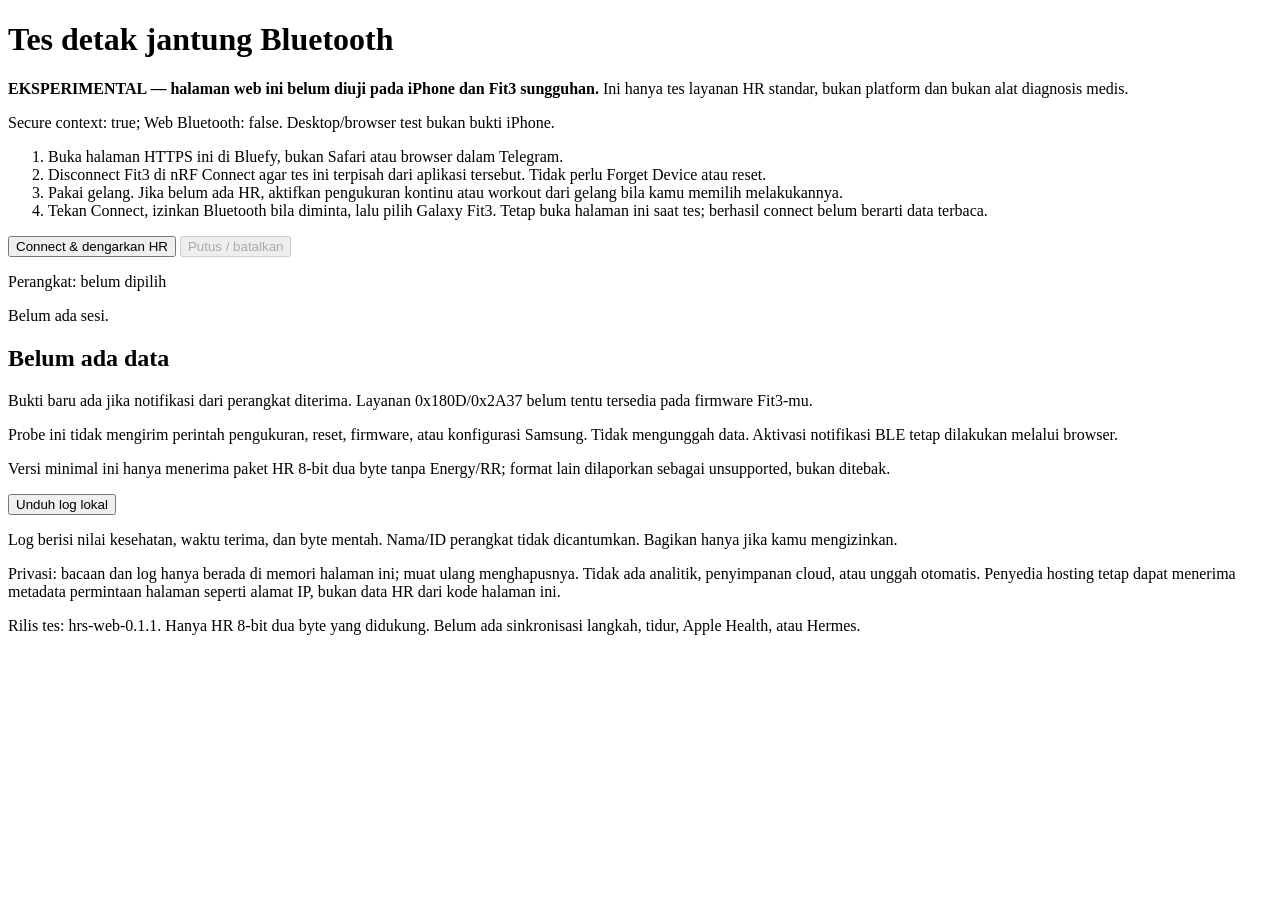
<file: index.html>
<!doctype html>
<html lang="id"><head><meta charset="utf-8"><meta name="viewport" content="width=device-width,initial-scale=1">
<meta name="referrer" content="no-referrer">
<meta http-equiv="Content-Security-Policy" content="default-src 'none'; script-src 'self'; style-src 'self'; connect-src 'none'; img-src 'none'; base-uri 'none'; form-action 'none'">
<title>Fit3 — tes HR standar</title></head><body>
<h1>Tes detak jantung Bluetooth</h1>
<p><strong>EKSPERIMENTAL — halaman web ini belum diuji pada iPhone dan Fit3 sungguhan.</strong> Ini hanya tes layanan HR standar, bukan platform dan bukan alat diagnosis medis.</p>
<p id="environment">Memeriksa browser…</p>
<ol><li>Buka halaman HTTPS ini di Bluefy, bukan Safari atau browser dalam Telegram.</li><li>Disconnect Fit3 di nRF Connect agar tes ini terpisah dari aplikasi tersebut. Tidak perlu Forget Device atau reset.</li><li>Pakai gelang. Jika belum ada HR, aktifkan pengukuran kontinu atau workout dari gelang bila kamu memilih melakukannya.</li><li>Tekan Connect, izinkan Bluetooth bila diminta, lalu pilih Galaxy Fit3. Tetap buka halaman ini saat tes; berhasil connect belum berarti data terbaca.</li></ol>
<button id="connect">Connect & dengarkan HR</button> <button id="disconnect" disabled>Putus / batalkan</button>
<p id="device">Perangkat: belum dipilih</p><p id="status">Belum ada sesi.</p>
<h2 id="reading">Belum ada data</h2><p id="details">Bukti baru ada jika notifikasi dari perangkat diterima. Layanan 0x180D/0x2A37 belum tentu tersedia pada firmware Fit3-mu.</p>
<p>Probe ini tidak mengirim perintah pengukuran, reset, firmware, atau konfigurasi Samsung. Tidak mengunggah data. Aktivasi notifikasi BLE tetap dilakukan melalui browser.</p>
<p>Versi minimal ini hanya menerima paket HR 8-bit dua byte tanpa Energy/RR; format lain dilaporkan sebagai unsupported, bukan ditebak.</p>
<button id="export">Unduh log lokal</button><p>Log berisi nilai kesehatan, waktu terima, dan byte mentah. Nama/ID perangkat tidak dicantumkan. Bagikan hanya jika kamu mengizinkan.</p>
<pre id="log"></pre>
<p>Privasi: bacaan dan log hanya berada di memori halaman ini; muat ulang menghapusnya. Tidak ada analitik, penyimpanan cloud, atau unggah otomatis. Penyedia hosting tetap dapat menerima metadata permintaan halaman seperti alamat IP, bukan data HR dari kode halaman ini.</p>
<p>Rilis tes: hrs-web-0.1.1. Hanya HR 8-bit dua byte yang didukung. Belum ada sinkronisasi langkah, tidur, Apple Health, atau Hermes.</p>
<script type="module" src="./ui.mjs"></script></body></html>
</file>
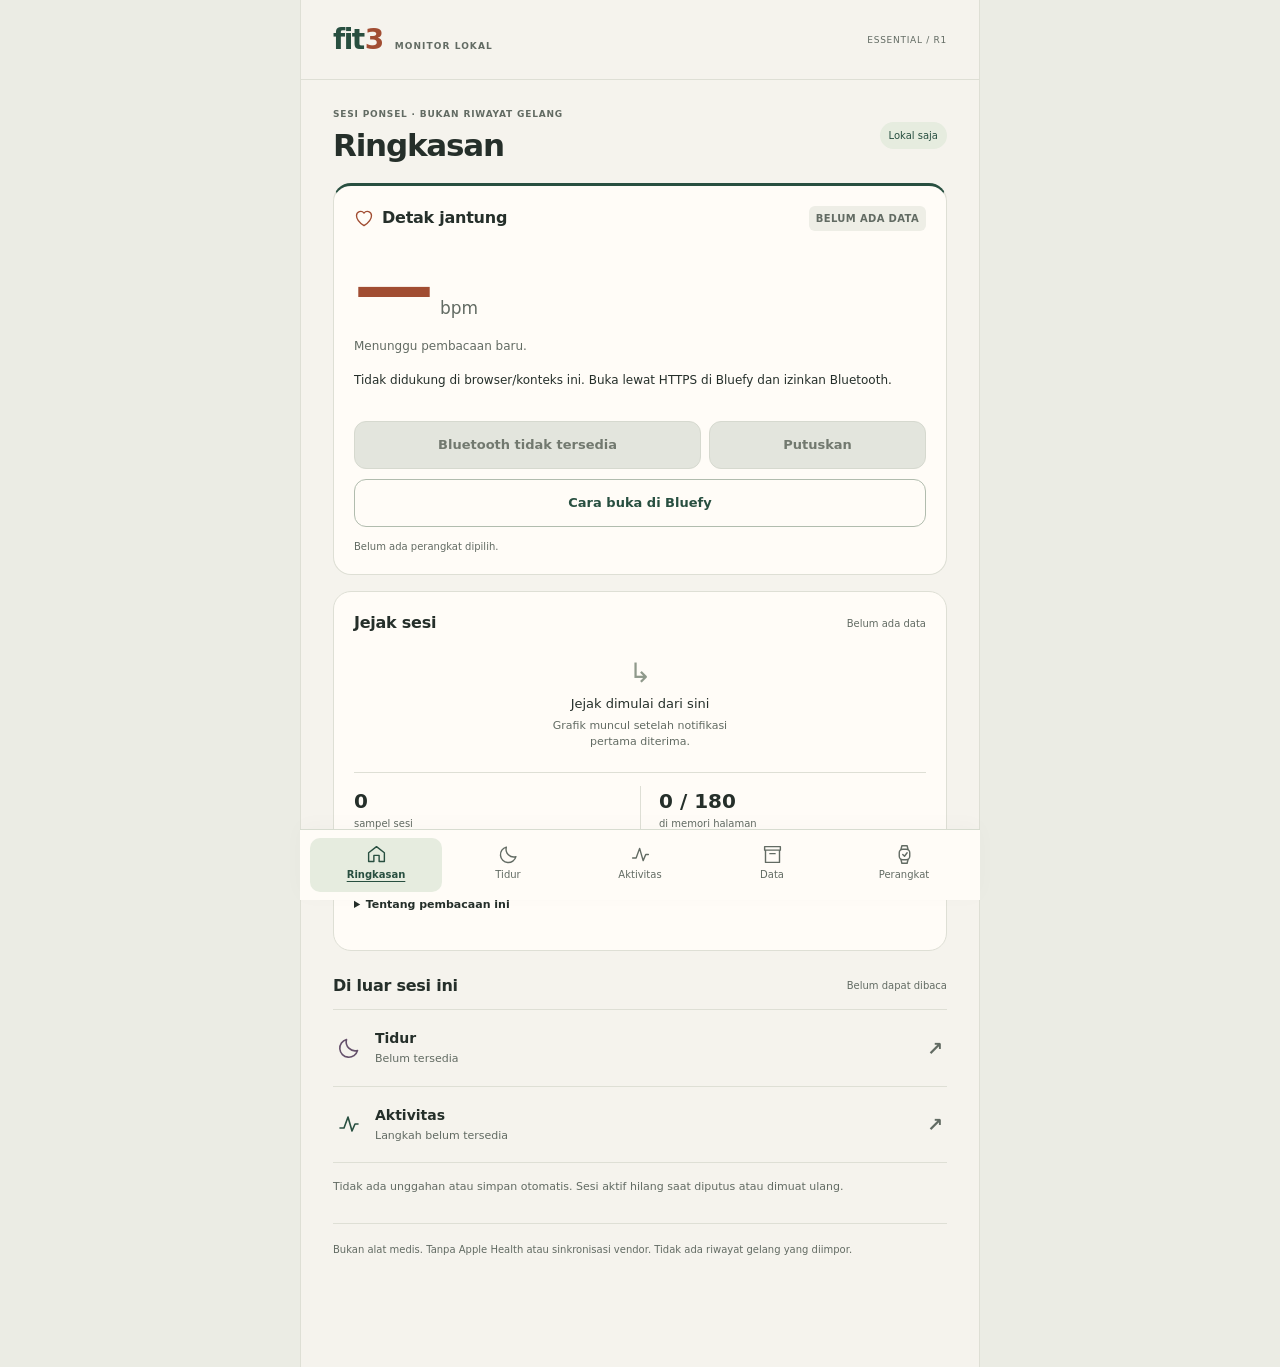
<file: app/index.html>
<!doctype html>
<html lang="id"><head>
<meta charset="utf-8"><meta name="viewport" content="width=device-width,initial-scale=1,viewport-fit=cover"><meta name="color-scheme" content="light"><meta name="referrer" content="no-referrer">
<meta http-equiv="Content-Security-Policy" content="default-src 'self'; script-src 'self'; style-src 'self'; img-src 'self' data:; connect-src 'none'; worker-src 'self'; manifest-src 'self'; font-src 'none'; object-src 'none'; base-uri 'none'; form-action 'none'">
<meta name="theme-color" content="#245848"><link rel="manifest" href="manifest.webmanifest"><link rel="apple-touch-icon" href="apple-touch-icon.png"><title>Fit3 · Monitor lokal</title><link rel="stylesheet" href="style.css"></head><body>
<svg class="icon-defs" aria-hidden="true" xmlns="http://www.w3.org/2000/svg"><defs>
<symbol id="i-summary" viewBox="0 0 24 24"><path d="M3 10 12 3l9 7v10h-6v-7H9v7H3Z"/></symbol>
<symbol id="i-sleep" viewBox="0 0 24 24"><path d="M20.5 14.5A9 9 0 0 1 9.5 3.5a9 9 0 1 0 11 11Z"/></symbol>
<symbol id="i-activity" viewBox="0 0 24 24"><path d="M3 16h4l4-11 4 14 3-7h3"/></symbol>
<symbol id="i-data" viewBox="0 0 24 24"><path d="M4 7h16v14H4ZM3 3h18v4H3Zm6 8h6"/></symbol>
<symbol id="i-device" viewBox="0 0 24 24"><rect x="6" y="6" width="12" height="12" rx="4"/><path d="m8 6 1-4h6l1 4M8 18l1 4h6l1-4m-6-6 2 2 3-4"/></symbol>
<symbol id="i-heart" viewBox="0 0 24 24"><path d="M12 20S3 14 3 8a5 5 0 0 1 9-3 5 5 0 0 1 9 3c0 6-9 12-9 12Z"/></symbol>
</defs></svg>
<div class="app-shell"><header class="app-header"><a class="wordmark" href="#summary" aria-label="Fit3 Ringkasan">fit<span>3</span><small>MONITOR LOKAL</small></a><span class="edition">ESSENTIAL / R1</span></header><main id="main">
<section id="view-summary" role="tabpanel" aria-labelledby="tab-summary">
<div class="page-heading"><div><p class="eyebrow">SESI PONSEL · BUKAN RIWAYAT GELANG</p><h1>Ringkasan</h1></div><span class="local-badge">Lokal saja</span></div>
<section class="monitor" aria-label="Pembacaan HRS">
<div class="section-title"><h2><svg class="icon heart" aria-hidden="true"><use href="#i-heart"/></svg>Detak jantung</h2><span id="freshness" class="badge">BELUM ADA DATA</span></div>
<div class="reading"><output id="bpm" aria-label="Detak per menit">—</output><span>bpm</span></div><p id="age">Menunggu pembacaan baru.</p>
<p id="status" role="status">Belum tersambung. Hubungkan untuk memulai sesi.</p>
<div class="controls"><button id="connect">Pilih &amp; hubungkan</button><button id="disconnect" class="secondary" disabled>Putuskan</button></div><button id="open-bluefy" class="secondary wide" hidden>Cara buka di Bluefy</button><p id="device" class="small">Belum ada perangkat dipilih.</p>
</section>
<section class="history card" aria-label="Jejak notifikasi sesi">
<div class="section-title"><h2>Jejak sesi</h2><span class="small" id="range">Belum ada data</span></div>
<div class="chart-empty"><span class="quiet-mark">↳</span><p>Jejak dimulai dari sini</p><small>Grafik muncul setelah notifikasi pertama diterima.</small></div>
<svg id="plot" viewBox="0 0 320 110" role="img" aria-label="Grafik sampel notifikasi yang diterima, urutan penerimaan"><path class="grid" d="M8 20H312 M8 55H312 M8 90H312"/><polyline id="trace" points=""/><g id="dots"></g></svg>
<div class="metrics"><div><strong id="count">0</strong><small>sampel sesi</small></div><div><strong id="retained">0 / 180</strong><small>di memori halaman</small></div></div>
<p class="small">Maks. 180 sampel terakhir, sesuai urutan terima. Bukan riwayat harian.</p>
<details class="inline-details"><summary>Tentang pembacaan ini</summary><p id="details" class="small">Waktu terima ponsel, bukan waktu ukur gelang.</p><p class="small">Bukan alat medis atau kurva klinis. Nama dan UUID tidak membuktikan identitas perangkat.</p></details>
</section>
<div class="section-title section-space"><h2>Di luar sesi ini</h2><span class="small">Belum dapat dibaca</span></div>
<div class="category-list"><button class="category" data-go="sleep"><svg class="icon plum" aria-hidden="true"><use href="#i-sleep"/></svg><span><strong>Tidur</strong><small>Belum tersedia</small></span><span aria-hidden="true">↗</span></button><button class="category" data-go="activity"><svg class="icon forest" aria-hidden="true"><use href="#i-activity"/></svg><span><strong>Aktivitas</strong><small>Langkah belum tersedia</small></span><span aria-hidden="true">↗</span></button></div>
<p class="footnote">Tidak ada unggahan atau simpan otomatis. Sesi aktif hilang saat diputus atau dimuat ulang.</p>
</section>
<section id="view-sleep" role="tabpanel" aria-labelledby="tab-sleep" hidden>
<div class="page-heading"><div><p class="eyebrow">RIWAYAT GELANG</p><h1>Tidur</h1></div></div>
<section class="sleep-panel"><svg class="icon" aria-hidden="true"><use href="#i-sleep"/></svg><p class="eyebrow">BELUM ADA SUMBER TERVERIFIKASI</p><h2>Malam Anda belum<br>bisa dibaca di sini.</h2><p>Belum tersedia — durasi dan tahapan tidur tidak diambil dari sesi detak jantung.</p></section>
<section class="card prose"><h2>Data yang belum tersedia</h2><ul class="plain-list"><li>Durasi tidur <span>Belum tersedia</span></li><li>Tahapan tidur <span>Belum tersedia</span></li><li>Riwayat malam <span>Belum tersedia</span></li></ul><details class="inline-details"><summary>Mengapa belum ada data?</summary><p>Jalur impor riwayat gelang belum terverifikasi. HRS hanya menerima notifikasi baru; tidak mengimpor tidur yang sudah tersimpan. Tidak ada perkiraan atau skor pengganti.</p></details></section>
<button class="secondary wide" data-go="summary">Kembali ke monitor sesi</button>
</section>
<section id="view-activity" role="tabpanel" aria-labelledby="tab-activity" hidden>
<div class="page-heading"><div><p class="eyebrow">AKTIVITAS HARIAN</p><h1>Aktivitas</h1></div></div>
<section class="card empty-feature"><svg class="icon forest" aria-hidden="true"><use href="#i-activity"/></svg><h2>Langkah belum tersedia</h2><p>Belum ada jalur terverifikasi untuk membaca langkah dari gelang.</p><span class="label-pill">Tidak dihitung dari detak jantung</span></section>
<section class="card prose"><h2>Sesi bukan satu hari penuh</h2><p>Jejak detak jantung hanya berisi notifikasi yang diterima halaman ini. Bukan catatan olahraga, kalori, jarak, atau total langkah harian.</p><button class="secondary wide" data-go="summary">Lihat sesi detak jantung</button></section>
</section>
<section id="view-data" role="tabpanel" aria-labelledby="tab-data" hidden>
<div class="page-heading"><div><p class="eyebrow">KENDALI DATA ANDA</p><h1>Data</h1></div><span class="local-badge">Tanpa cloud</span></div>
<section class="card prose"><h2>Sesi ponsel, bukan riwayat gelang</h2><p>Data aktif hanya ada di memori halaman. Unduh salinan sebelum memutuskan koneksi jika ingin menyimpannya.</p></section>
<section class="card prose"><p class="eyebrow">ARSIP SESI PONSEL</p><h2>Simpan hanya jika Anda memilih</h2><p>Bukan impor riwayat gelang. Secara default tidak ada penyimpanan. Arsip hanya dibuka lewat tombol di bawah, tidak dimuat ke detak aktif.</p>
<p id="archive-privacy" class="small">Disimpan di browser ini, bukan brankas terenkripsi. Halaman dengan origin yang sama dapat mengaksesnya. Browser dapat menghapus arsip.</p><details class="inline-details"><summary>Batas &amp; cara penyimpanan</summary><p>Data kesehatan disimpan di localStorage. Jangan mengandalkannya sebagai satu-satunya salinan.</p><p>Maksimal 5 sesi, masing-masing 180 sampel terakhir (maks. 32 interval RR per sampel), dan 200.000 karakter total. Simpan berikutnya menggantikan sesi tertua jika sudah 5. Salinan identik tidak disimpan lagi. Nama/ID perangkat, paket mentah, dan diagnostik tidak diarsipkan.</p><p>Waktu sampel adalah waktu terima ponsel, bukan waktu ukur gelang. Menyimpan tidak mengubah gelang dan tidak merekam otomatis.</p></details>
<label class="option"><input type="checkbox" id="archive-consent"><span>Saya setuju menyimpan salinan sesi ini di browser ini, sesuai penjelasan di atas</span></label><button class="wide" id="archive-save" disabled>Simpan salinan sesi aktif</button><p id="archive-hint" class="small">Terima minimal satu notifikasi di Ringkasan sebelum menyimpan.</p><p id="archive-status" role="status" class="small"></p><button class="secondary wide" id="archive-open">Buka arsip lokal</button><button class="text-button wide" id="archive-clear">Hapus semua arsip lokal…</button><div id="archive-list"><p class="small">Arsip belum dibuka. Tidak ada pemulihan data otomatis.</p></div></section>
<p class="small">Arsip antarbrowser tidak dibagikan otomatis. Transfer file arsip lama belum tersedia. Ekspor di bawah hanya sesi aktif di memori, bukan cadangan arsip lama. Periksa hasil unduhan; tidak ada jaminan cadangan atau penyimpanan permanen.</p><details class="card"><summary>Ekspor lokal (opsional)</summary><p class="small">Unduh JSON berisi sampel sesi di memori dan diagnostik. Ini data kesehatan; nama/ID perangkat tidak disertakan. Tidak ada unggahan. File hasil unduh berada di luar kontrol halaman ini.</p><label class="option"><input type="checkbox" id="export-consent"><span>Saya mengizinkan unduhan data sesi ini</span></label><button id="export" class="secondary wide" disabled>Unduh JSON lokal</button><p id="export-status" class="small" role="status"></p></details>
</section>
<section id="view-device" role="tabpanel" aria-labelledby="tab-device" hidden>
<div class="page-heading"><div><p class="eyebrow">SUMBER &amp; AKSES</p><h1>Perangkat</h1></div></div>
<section class="card prose"><div class="section-title"><h2>Bluetooth HRS</h2><svg class="icon forest" aria-hidden="true"><use href="#i-device"/></svg></div><p>Layanan 180D / karakteristik 2A37. Hanya menerima notifikasi; tidak mengubah pengaturan atau riwayat gelang.</p><button class="secondary wide" data-go="summary">Buka monitor &amp; koneksi</button></section>
<details class="card" id="bluefy-guide" open><summary>Membuka di Bluefy pada iPhone</summary><ol><li>Salin alamat halaman ini.</li><li>Buka aplikasi Bluefy, lalu tempel alamat di bilah alamatnya. Gunakan versi HTTPS.</li><li>Izinkan Bluetooth untuk Bluefy di pengaturan iOS. Dekatkan gelang, kembali ke Ringkasan, lalu pilih &amp; hubungkan.</li><li>Cocokkan perangkat dengan layar gelang. Jika gagal, coba lagi tanpa reset atau perubahan firmware.</li></ol><p class="small">Safari tidak menyediakan Web Bluetooth untuk halaman ini. Tidak ada pengalihan aplikasi otomatis.</p></details>
<section class="card prose" aria-label="Kemampuan aplikasi"><h2>Tampilan offline</h2><p id="pwa-status" role="status">Offline belum siap; memeriksa dukungan browser.</p><p id="pwa-network" class="small"></p><button class="secondary wide" id="pwa-check" disabled>Periksa pembaruan</button><button class="wide" id="pwa-apply" hidden>Terapkan &amp; muat ulang</button><p id="pwa-update" role="status" class="small">Tidak ada muat ulang otomatis. Muat ulang menghapus sesi aktif di memori; ekspor dahulu.</p><p class="small">Pemasangan ikon, cache offline, dan Web Bluetooth adalah kemampuan berbeda. Tidak ada sinkronisasi otomatis atau rekaman latar.</p></section>
<details class="card" id="install-guide"><summary>Pasang tampilan di layar utama iPhone</summary><ol><li>Buka alamat HTTPS ini di Safari.</li><li>Buka menu Bagikan, pilih Add to Home Screen / Tambah ke Layar Utama, lalu Tambah. Menu dapat berbeda menurut versi iOS.</li><li>Buka ikon untuk tampilan mandiri. Jika menu tidak ada, gunakan halaman browser biasa.</li></ol><p>Memasang ikon tidak menambah Web Bluetooth. Tampilan mandiri mungkin tanpa Bluetooth; gunakan Bluefy untuk HRS bila API tersedia.</p><p>Penyimpanan Safari, layar utama, dan Bluefy dapat terpisah. Arsip tidak dibagikan otomatis. Offline hanya untuk tampilan aplikasi setelah cache berhasil, bukan rekaman Bluetooth latar.</p></details>
<details class="card"><summary>Diagnostik &amp; uji latar</summary><p id="environment" class="small"></p><p class="small">Penerimaan HR foreground pada baseline sebelumnya sudah diamati pemilik. Revisi tampilan ini tetap memerlukan uji iPhone/Bluefy tersendiri. Belum ada impor riwayat gelang yang terverifikasi.</p><label class="option"><input type="checkbox" id="background-test"><span>Izinkan uji latar untuk sesi halaman ini</span></label><p class="small">Default: koneksi diputus saat halaman disembunyikan/pagehide. Opt-in ini hanya meniadakan pemutusan oleh halaman; tidak menjamin Bluefy/iOS menjalankan JavaScript saat pindah app atau layar terkunci. Tidak ada koneksi otomatis.</p><p id="mode" class="notice">Mode foreground. Kembali ke halaman tidak menyambung otomatis.</p><h3>Peristiwa lokal (maks. 200)</h3><pre id="log" aria-label="Diagnostik lokal">Belum ada peristiwa.</pre></details>
</section>
<footer>Bukan alat medis. Tanpa Apple Health atau sinkronisasi vendor. Tidak ada riwayat gelang yang diimpor.</footer></main>
<nav class="bottom-nav" role="tablist" aria-label="Tampilan utama">
<button id="tab-summary" role="tab" data-view="summary" aria-controls="view-summary" aria-selected="true"><svg class="icon" aria-hidden="true"><use href="#i-summary"/></svg><span>Ringkasan</span></button>
<button id="tab-sleep" role="tab" data-view="sleep" aria-controls="view-sleep" aria-selected="false" tabindex="-1"><svg class="icon" aria-hidden="true"><use href="#i-sleep"/></svg><span>Tidur</span></button>
<button id="tab-activity" role="tab" data-view="activity" aria-controls="view-activity" aria-selected="false" tabindex="-1"><svg class="icon" aria-hidden="true"><use href="#i-activity"/></svg><span>Aktivitas</span></button>
<button id="tab-data" role="tab" data-view="data" aria-controls="view-data" aria-selected="false" tabindex="-1"><svg class="icon" aria-hidden="true"><use href="#i-data"/></svg><span>Data</span></button>
<button id="tab-device" role="tab" data-view="device" aria-controls="view-device" aria-selected="false" tabindex="-1"><svg class="icon" aria-hidden="true"><use href="#i-device"/></svg><span>Perangkat</span></button>
</nav></div><dialog id="clear-dialog" aria-labelledby="clear-title"><h2 id="clear-title">Hapus arsip di browser ini?</h2><p>Semua arsip sesi ponsel di halaman ini akan dihapus. Sesi Bluetooth aktif, gelang, dan file unduhan tidak berubah. Tindakan ini tidak dapat dibatalkan.</p><div class="dialog-actions"><button id="clear-cancel" class="secondary" autofocus>Batal</button><button id="clear-confirm">Ya, hapus arsip</button></div></dialog><script type="module" src="ui.mjs"></script></body></html>
</file>
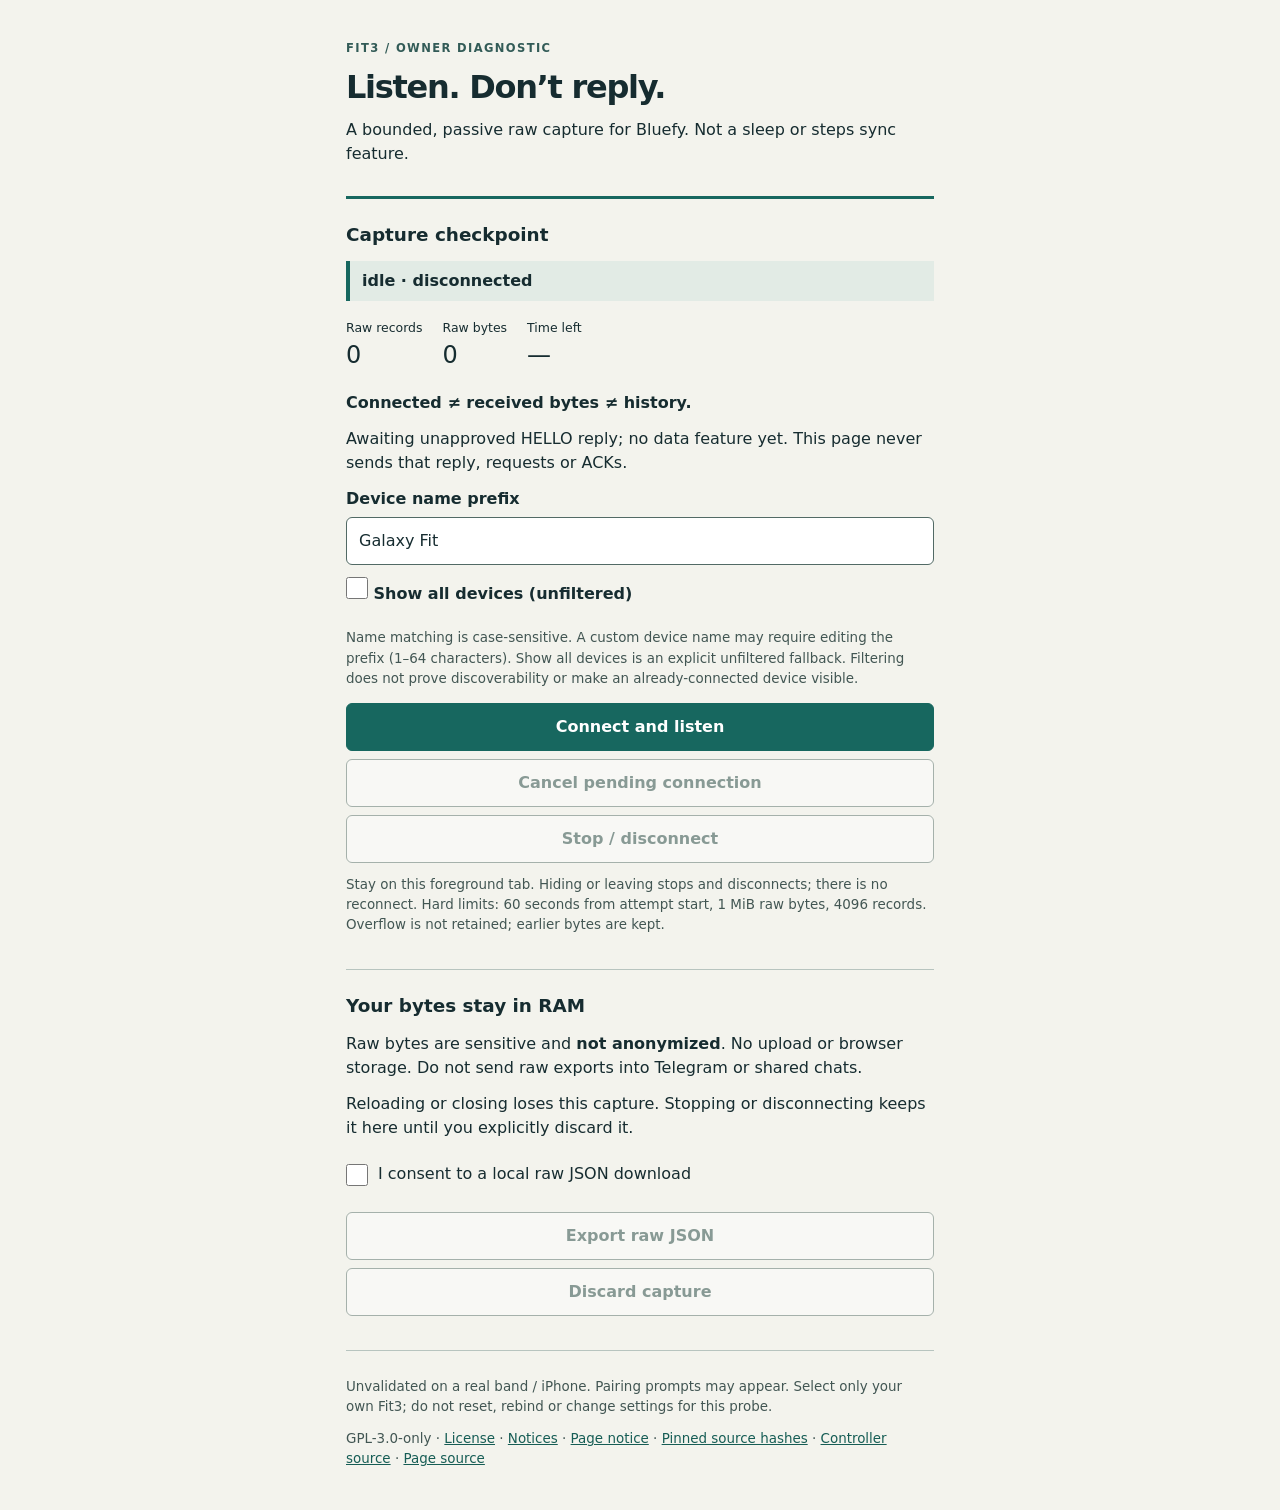
<file: capture/index.html>
<!doctype html>
<!-- SPDX-License-Identifier: GPL-3.0-only -->
<html lang="en"><head><meta charset="utf-8"><meta name="viewport" content="width=device-width,initial-scale=1,viewport-fit=cover"><meta http-equiv="Content-Security-Policy" content="default-src 'none'; script-src 'self'; style-src 'self'; connect-src 'none'; img-src 'none'; font-src 'none'; object-src 'none'; base-uri 'none'; form-action 'none'; worker-src 'none'; manifest-src 'none'"><meta name="referrer" content="no-referrer"><title>Fit3 · Passive capture</title><link rel="stylesheet" href="site/capture.css"><script type="module" src="site/app.mjs?rev=filter-r1-1"></script></head>
<body><main><header><p class="eyebrow">FIT3 / OWNER DIAGNOSTIC</p><h1>Listen. Don’t reply.</h1><p>A bounded, passive raw capture for Bluefy. Not a sleep or steps sync feature.</p></header>
<section aria-labelledby="capture-heading"><h2 id="capture-heading">Capture checkpoint</h2><p id="status" role="status" aria-live="polite">idle · disconnected</p><dl><div><dt>Raw records</dt><dd id="records">0</dd></div><div><dt>Raw bytes</dt><dd id="bytes">0</dd></div><div><dt>Time left</dt><dd id="remaining">—</dd></div></dl>
<p class="truth">Connected ≠ received bytes ≠ history.</p><p>Awaiting unapproved HELLO reply; no data feature yet. This page never sends that reply, requests or ACKs.</p>
<div class="chooser"><label for="name-prefix">Device name prefix</label><input id="name-prefix" type="text" value="Galaxy Fit" maxlength="64" autocomplete="off" autocapitalize="off" spellcheck="false" aria-describedby="filter-help"><label class="consent"><input id="show-all" type="checkbox"> <span>Show all devices (unfiltered)</span></label><p id="filter-help" class="small">Name matching is case-sensitive. A custom device name may require editing the prefix (1–64 characters). Show all devices is an explicit unfiltered fallback. Filtering does not prove discoverability or make an already-connected device visible.</p></div>
<div class="controls"><button id="connect" type="button">Connect and listen</button><button id="cancel" type="button" disabled>Cancel pending connection</button><button id="stop" type="button" disabled>Stop / disconnect</button></div>
<p class="small">Stay on this foreground tab. Hiding or leaving stops and disconnects; there is no reconnect. Hard limits: 60 seconds from attempt start, 1 MiB raw bytes, 4096 records. Overflow is not retained; earlier bytes are kept.</p></section>
<section aria-labelledby="privacy-heading"><h2 id="privacy-heading">Your bytes stay in RAM</h2><p>Raw bytes are sensitive and <strong>not anonymized</strong>. No upload or browser storage. Do not send raw exports into Telegram or shared chats.</p><p>Reloading or closing loses this capture. Stopping or disconnecting keeps it here until you explicitly discard it.</p>
<label class="consent"><input id="consent" type="checkbox"> <span>I consent to a local raw JSON download</span></label><div class="controls"><button id="export" type="button" disabled>Export raw JSON</button><button id="discard" type="button" disabled>Discard capture</button></div><div id="discard-decision" hidden><p>Discard all retained raw bytes? This cannot be undone.</p><div class="controls"><button id="keep" type="button">Keep capture</button><button id="confirm-discard" type="button">Discard permanently</button></div></div><p id="notice" role="status"></p></section>
<footer><p>Unvalidated on a real band / iPhone. Pairing prompts may appear. Select only your own Fit3; do not reset, rebind or change settings for this probe.</p><p>GPL-3.0-only · <a href="LICENSE">License</a> · <a href="NOTICE.md">Notices</a> · <a href="OWN_NOTICE.md">Page notice</a> · <a href="SOURCE_HASHES.json">Pinned source hashes</a> · <a href="site/controller.mjs">Controller source</a> · <a href="site/app.mjs">Page source</a></p></footer></main></body></html>
</file>
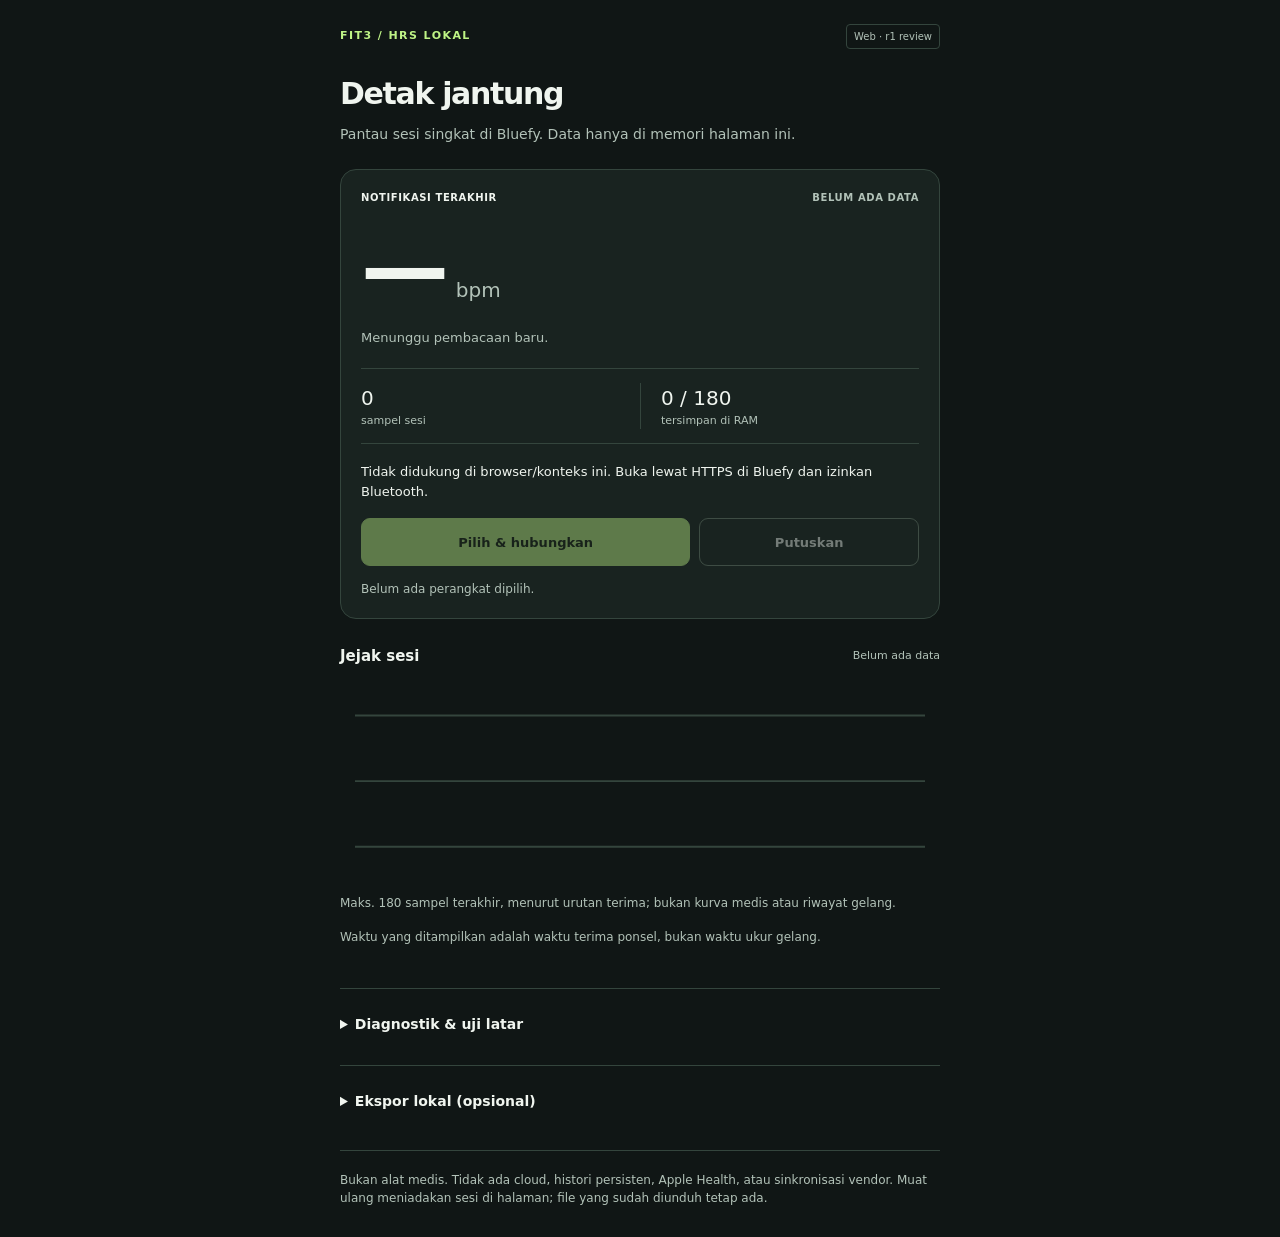
<file: review/index.html>
<!doctype html>
<html lang="id">
<head>
<meta charset="utf-8"><meta name="viewport" content="width=device-width,initial-scale=1,viewport-fit=cover">
<meta name="color-scheme" content="dark"><meta name="referrer" content="no-referrer">
<meta http-equiv="Content-Security-Policy" content="default-src 'self'; script-src 'self'; style-src 'self'; img-src 'self' data:; connect-src 'none'; font-src 'none'; object-src 'none'; base-uri 'none'; form-action 'none'">
<title>Fit3 · HR Lokal</title><link rel="stylesheet" href="style.css">
</head>
<body><main>
<header><span class="eyebrow">FIT3 / HRS LOKAL</span><span class="tag">Web · r1 review</span></header>
<h1>Detak jantung</h1>
<p class="intro">Pantau sesi singkat di Bluefy. Data hanya di memori halaman ini.</p>
<section class="monitor" aria-label="Pembacaan HRS">
 <div class="label">NOTIFIKASI TERAKHIR <span id="freshness">BELUM ADA DATA</span></div>
 <div class="reading"><output id="bpm" aria-label="Detak per menit">—</output><span>bpm</span></div>
 <p id="age">Menunggu pembacaan baru.</p>
 <div class="metrics"><div><span id="count">0</span><small>sampel sesi</small></div><div><span id="retained">0 / 180</span><small>tersimpan di RAM</small></div></div>
 <p id="status" role="status">Belum tersambung.</p>
 <div class="controls"><button id="connect">Pilih &amp; hubungkan</button><button id="disconnect" class="secondary" disabled>Putuskan</button></div>
 <p id="device" class="small">Belum ada perangkat dipilih.</p>
</section>
<section class="history" aria-label="Jejak notifikasi sesi">
 <div class="section-title"><h2>Jejak sesi</h2><span id="range">Belum ada data</span></div>
 <svg id="plot" viewBox="0 0 320 110" role="img" aria-label="Grafik sampel notifikasi yang diterima, urutan penerimaan"><path class="grid" d="M8 20H312 M8 55H312 M8 90H312"/><polyline id="trace" points=""/><g id="dots"></g></svg>
 <p class="small">Maks. 180 sampel terakhir, menurut urutan terima; bukan kurva medis atau riwayat gelang.</p>
 <p id="details" class="small">Waktu yang ditampilkan adalah waktu <strong>terima ponsel</strong>, bukan waktu ukur gelang.</p>
</section>
<details><summary>Diagnostik &amp; uji latar</summary>
 <p id="environment" class="small"></p>
 <p class="small">Layanan 180D / karakteristik 2A37. Nama dan UUID tidak membuktikan identitas atau asal fisik perangkat. Cocokkan sendiri dengan layar gelang. Belum ada bukti aplikasi ini berjalan pada Fit3/iPhone.</p>
 <label class="option"><input type="checkbox" id="background-test"><span>Izinkan uji latar untuk sesi halaman ini</span></label>
 <p class="small">Default: koneksi diputus saat halaman disembunyikan/pagehide. Opt-in ini hanya meniadakan pemutusan oleh halaman; tidak menjamin Bluefy/iOS menjalankan JavaScript saat pindah app atau layar terkunci. Tidak ada koneksi otomatis.</p>
 <p id="mode" class="notice">Mode foreground. Kembali ke halaman tidak menyambung otomatis.</p>
 <h3>Peristiwa lokal (maks. 200)</h3><pre id="log" aria-label="Diagnostik lokal">Belum ada peristiwa.</pre>
</details>
<details><summary>Ekspor lokal (opsional)</summary>
 <p class="small">Unduh JSON berisi sampel sesi yang masih di RAM dan diagnostik. Ini data kesehatan; nama/ID perangkat tidak disertakan. Tidak ada unggahan. File hasil unduh berada di luar kontrol halaman ini.</p>
 <label class="option"><input type="checkbox" id="export-consent"><span>Saya mengizinkan unduhan data sesi ini</span></label>
 <button id="export" class="secondary" disabled>Unduh JSON lokal</button>
 <p id="export-status" class="small" role="status"></p>
</details>
<footer>Bukan alat medis. Tidak ada cloud, histori persisten, Apple Health, atau sinkronisasi vendor. Muat ulang meniadakan sesi di halaman; file yang sudah diunduh tetap ada.</footer>
</main><script type="module" src="ui.mjs"></script></body></html>
</file>
<file: app/style.css>
:root{color-scheme:light;--bg:#f5f3ed;--panel:#fffcf7;--ink:#252f2a;--muted:#626b63;--line:#dedfd5;--forest:#284f40;--sage:#e6ecdf;--rust:#a14d32;--plum:#65516b}
*{box-sizing:border-box}body{margin:0;background:var(--bg);color:var(--ink);font:15px/1.5 system-ui,-apple-system,'Segoe UI',sans-serif}button,input{font:inherit}button,a,summary,input{-webkit-tap-highlight-color:transparent}button{cursor:pointer;min-height:48px;min-width:44px;padding:12px 16px;border:1px solid var(--forest);border-radius:12px;background:var(--forest);color:white;font-size:13px;font-weight:650;line-height:1.4}button:disabled{cursor:not-allowed;background:#e3e5dd;border-color:#d6d9cf;color:#72796f}.secondary{background:transparent;color:var(--forest);border-color:#b1bcae}button:not(:disabled):hover{filter:brightness(.94)}:focus-visible{outline:3px solid #a14d32;outline-offset:4px}a{color:var(--forest)}[hidden]{display:none!important}.icon-defs{position:absolute;width:0;height:0;overflow:hidden}.icon{display:inline-block;width:24px;height:24px;flex-shrink:0;fill:none;stroke:currentColor;stroke-width:1.6;stroke-linejoin:round;stroke-linecap:round;vertical-align:middle}.heart{color:var(--rust);width:20px;height:20px}.forest{color:var(--forest)}.plum{color:var(--plum)}
.app-shell{max-width:680px;margin:auto}.app-header{padding:calc(19px + env(safe-area-inset-top)) 22px 16px;display:flex;justify-content:space-between;align-items:center;border-bottom:1px solid var(--line)}.wordmark{display:flex;align-items:baseline;gap:1px;font-size:28px;font-weight:750;letter-spacing:-1.5px;text-decoration:none;min-height:44px}.wordmark>span{color:var(--rust)}.wordmark small{font-size:9px;font-weight:600;letter-spacing:.12em;margin-left:11px;color:var(--muted)}.edition{font-size:9px;letter-spacing:.08em;color:var(--muted)}main{padding:0 22px calc(110px + env(safe-area-inset-bottom))}.page-heading{display:flex;justify-content:space-between;align-items:center;gap:10px;padding:24px 0 20px}.eyebrow{font-size:9px;letter-spacing:.09em;font-weight:650;color:var(--muted);margin:0 0 6px}h1{font-size:31px;line-height:1.15;letter-spacing:-1.2px;font-weight:650;margin:0}h2{font-size:16px;line-height:1.4;font-weight:650;margin:0;letter-spacing:-.25px}h3{font-size:13px}p{margin:10px 0 16px}small,.small,.footnote,footer{font-size:12px;color:var(--muted)}.small{overflow-wrap:anywhere}.local-badge,.label-pill{display:inline-block;background:var(--sage);color:var(--forest);border-radius:20px;padding:6px 9px;font-size:10px;white-space:nowrap}.section-title{display:flex;align-items:center;justify-content:space-between;gap:10px}.section-title h2{display:flex;align-items:center;gap:8px}.section-title>span{text-align:right;font-size:10px}.card,.monitor{background:var(--panel);border:1px solid var(--line);border-radius:18px;padding:20px;margin:0 0 16px}.monitor{border-top:3px solid var(--forest)}.badge{font-size:10px!important;font-weight:650;letter-spacing:.035em;background:#eeeee6;color:var(--muted);padding:5px 7px;border-radius:6px}.badge[data-fresh=true]{background:var(--sage);color:var(--forest)}.badge[data-fresh=false]{background:#f4e0d2;color:#853b25}.reading{display:flex;align-items:baseline;gap:10px;min-height:106px;padding-top:8px}#bpm{font-size:80px;line-height:1.2;font-weight:550;letter-spacing:-4px;font-variant-numeric:tabular-nums;color:var(--rust)}.reading>span{font-size:17px;color:var(--muted)}#age{font-size:12px;color:var(--muted);margin:0 0 16px}#status{font-size:12px;line-height:1.55;min-height:36px;margin:0 0 14px;overflow-wrap:anywhere}.controls{display:grid;grid-template-columns:minmax(0,1.6fr) minmax(0,1fr);gap:8px}#device{font-size:10px;margin:12px 0 0}.history .section-title{margin-bottom:12px}.history #plot{display:block;width:100%;height:auto;margin:12px 0 16px}.history .chart-empty{display:none}.history:has(#trace[points=""]) #plot{display:none}.history:has(#trace[points=""]) .chart-empty{display:flex}.chart-empty{min-height:125px;flex-direction:column;justify-content:center;align-items:center;text-align:center;padding:10px 6px 18px}.quiet-mark{font-size:27px;color:#8f998b;line-height:1}.chart-empty p{font-size:13px;margin:8px 0 4px}.chart-empty small{font-size:11px;max-width:220px}.grid{stroke:#e9e6dd;stroke-width:1;fill:none}#trace{stroke:var(--rust);stroke-width:2;fill:none;stroke-linejoin:round}#dots{fill:var(--rust)}.metrics{display:grid;grid-template-columns:1fr 1fr;border-block:1px solid var(--line);padding:13px 0;margin-bottom:13px}.metrics>div+div{border-left:1px solid var(--line);padding-left:18px}.metrics strong{font-size:20px;font-weight:550;font-variant-numeric:tabular-nums}.metrics small{display:block;font-size:10px}.history>.small{font-size:10px;margin-bottom:4px}.section-space{margin:24px 0 12px}.category-list{border-block:1px solid var(--line)}.category{width:100%;display:flex;align-items:center;gap:14px;text-align:left;border:0;border-radius:0;background:transparent;color:var(--ink);min-height:76px;padding:12px 4px}.category+.category{border-top:1px solid var(--line)}.category span:nth-child(2){flex:1}.category strong,.category small{display:block}.category strong{font-size:14px;font-weight:600}.category small{font-size:11px;margin-top:2px;font-weight:400}.category>span:last-child{font-size:19px;color:var(--muted)}.footnote{font-size:11px;margin:16px 0 0}
summary{min-height:44px;padding:11px 0;cursor:pointer;font-size:13px;font-weight:600}details.card{padding-block:8px}details.card[open]{padding-bottom:20px}.inline-details{border-top:1px solid var(--line);margin-top:12px}.inline-details summary{font-size:11px}.inline-details p{font-size:12px}.prose p,ol{font-size:13px;color:var(--muted);line-height:1.7}.prose p:last-child{margin-bottom:0}.wide{width:100%}.option{display:flex;align-items:center;gap:12px;min-height:56px;margin:10px 0;font-size:12px;cursor:pointer}.option input{accent-color:var(--forest);width:22px;height:22px;flex-shrink:0}.notice{border-left:2px solid var(--rust);padding-left:12px;font-size:12px;color:#853b25}pre{max-height:220px;overflow:auto;white-space:pre-wrap;overflow-wrap:anywhere;background:var(--sage);border-radius:8px;padding:12px;font:11px/1.6 ui-monospace,monospace}.sleep-panel{border-radius:18px;background:#3b3342;color:#f8f1f5;padding:26px 22px;margin-bottom:16px}.sleep-panel .icon{width:32px;height:32px;margin-bottom:22px}.sleep-panel .eyebrow{color:#d1bfce;font-size:9px}.sleep-panel h2{font-size:27px;font-weight:500;line-height:1.2;letter-spacing:-.9px;margin:12px 0 18px}.sleep-panel>p:last-child{font-size:13px;line-height:1.7;color:#e1d8e2;margin:0;max-width:310px}.plain-list{padding:0;margin:18px 0 0;list-style:none}.plain-list li{display:flex;justify-content:space-between;gap:10px;padding:13px 0;border-top:1px solid var(--line);font-size:12px}.plain-list span{font-size:11px;color:var(--muted)}.empty-feature{padding:30px 22px}.empty-feature .icon{width:36px;height:36px;margin-bottom:24px}.empty-feature h2{font-size:23px;font-weight:550;letter-spacing:-.6px}.empty-feature p{color:var(--muted);font-size:13px;max-width:290px}.empty-feature .label-pill{font-size:10px}ol{padding-left:22px}ol li{padding:5px 0 6px 3px}footer{font-size:10px;border-top:1px solid var(--line);padding-top:18px;margin-top:28px}
.bottom-nav{position:fixed;z-index:5;bottom:0;left:50%;transform:translateX(-50%);width:100%;max-width:680px;display:grid;grid-template-columns:repeat(5,minmax(0,1fr));padding:8px 10px calc(8px + env(safe-area-inset-bottom));background:#fffcf7;border-top:1px solid #d7dcd0;box-shadow:0 -4px 20px #283b2606}.bottom-nav button{border:0;background:transparent;color:var(--muted);border-radius:10px;display:flex;flex-direction:column;align-items:center;gap:3px;padding:6px 1px;min-height:54px;font-size:10px;font-weight:450}.bottom-nav .icon{width:21px;height:21px}.bottom-nav button[aria-selected=true]{background:var(--sage);color:var(--forest);font-weight:700}.bottom-nav button[aria-selected=true] span{text-decoration:underline;text-underline-offset:3px}
dialog{background:var(--panel);color:var(--ink);border:1px solid var(--line);border-radius:18px;max-width:420px;width:calc(100% - 32px);max-height:calc(100% - 32px);padding:24px;overflow:auto}dialog::backdrop{background:#18231fcc}dialog p{font-size:13px;color:var(--muted);line-height:1.7}.dialog-actions{display:grid;grid-template-columns:1fr 1fr;gap:10px}.text-button{background:transparent;color:#853b25;border:0;font-size:12px;margin-top:8px}.archive-entry p{overflow-wrap:anywhere}.archive-entry summary{font-size:12px}
#open-bluefy{margin-top:10px}
@media(min-width:760px){.app-shell{border-inline:1px solid var(--line);min-height:100vh}.app-header,main{padding-inline:32px}.page-heading{padding-top:28px}body{background:#ebece4}.app-shell{background:var(--bg)}}
@media(max-width:360px){main{padding-inline:16px}.app-header{padding-inline:16px}.card,.monitor{padding:16px}.page-heading{gap:6px}.eyebrow{font-size:8px}.edition{font-size:8px}.local-badge{font-size:9px;padding:5px 7px}.section-title{gap:6px}.section-title h2{font-size:14px}.badge{font-size:9px!important}.controls{grid-template-columns:1fr}.reading{min-height:90px}#bpm{font-size:70px}.bottom-nav{padding-inline:6px}.bottom-nav button{font-size:10px}}
@media(max-height:460px) and (orientation:landscape){.bottom-nav{padding-block:4px}.bottom-nav button{min-height:44px;flex-direction:row;justify-content:center;gap:6px}.bottom-nav .icon{width:18px;height:18px}main{padding-bottom:85px}.page-heading{padding-top:18px}}
@media(prefers-reduced-motion:reduce){*,*::before,*::after{scroll-behavior:auto!important;animation:none!important;transition:none!important}}
</file>
<file: capture/site/capture.css>
/* SPDX-License-Identifier: GPL-3.0-only */
:root{color-scheme:light;font:16px/1.5 system-ui,-apple-system,sans-serif;color:#162c30;background:#f3f3ed}*{box-sizing:border-box}body{margin:0}main{max-width:620px;margin:auto;padding:24px max(16px,env(safe-area-inset-right)) 28px max(16px,env(safe-area-inset-left))}header{padding:4px 0 18px;border-bottom:3px solid #17675f}.eyebrow{font-size:.72rem;font-weight:750;letter-spacing:.12em;color:#325b57}h1{font-size:2rem;line-height:1.15;letter-spacing:-.04em;margin:10px 0}h2{font-size:1.15rem;margin:0 0 12px}p{margin:12px 0}section{padding:22px 0;border-bottom:1px solid #b7c4bf}#status{border-left:4px solid #17675f;padding:8px 12px;background:#e2ebe5;overflow-wrap:anywhere;font-weight:650}dl{display:flex;flex-wrap:wrap;gap:20px;margin:18px 0}dt{font-size:.78rem}dd{font-size:1.5rem;margin:0;font-variant-numeric:tabular-nums}.truth{font-weight:700}.controls{display:grid;gap:8px;margin-top:14px}button{font:inherit;font-weight:650;min-height:48px;width:100%;padding:10px 12px;border:1px solid #526a65;border-radius:6px;color:#163b36;background:#fff;white-space:normal;overflow-wrap:anywhere}#connect{background:#17675f;border-color:#17675f;color:white}button:disabled{opacity:.48}button:not(:disabled){cursor:pointer}button:focus-visible,input:focus-visible,a:focus-visible{outline:3px solid #a84e11;outline-offset:3px}.consent{display:flex;gap:10px;align-items:flex-start;min-height:44px;padding:10px 0}.consent input{flex:none;width:22px;height:22px;margin:2px 0}.small,footer{font-size:.84rem;color:#425653}footer{padding-top:14px}a{color:#165d55}#discard-decision{padding:12px;background:#f6e4d6;border-left:4px solid #914516;margin-top:14px}#notice{overflow-wrap:anywhere}[hidden]{display:none!important}

.chooser>label{display:block;font-weight:650}.chooser>input[type=text]{font:inherit;min-height:48px;width:100%;min-width:0;padding:10px 12px;margin-top:6px;border:1px solid #526a65;border-radius:6px;background:#fff;color:#162c30}.chooser>input:disabled{opacity:.55}
</file>
<file: review/style.css>
:root{color-scheme:dark;--bg:#101615;--panel:#192320;--line:#34453d;--ink:#f0f5ef;--muted:#b2c2b8;--accent:#bef385;--warn:#ffd18d}*{box-sizing:border-box}body{margin:0;background:var(--bg);color:var(--ink);font:16px/1.5 ui-sans-serif,system-ui,-apple-system,sans-serif}main{max-width:640px;margin:auto;padding:calc(24px + env(safe-area-inset-top)) 20px calc(30px + env(safe-area-inset-bottom))}header,.section-title{display:flex;align-items:center;justify-content:space-between;gap:12px}.eyebrow{font-size:11px;letter-spacing:.13em;color:var(--accent);font-weight:700}.tag{font-size:10px;color:var(--muted);border:1px solid var(--line);border-radius:4px;padding:4px 7px}h1{font-size:30px;letter-spacing:-.045em;margin:22px 0 4px;font-weight:650}p{margin:8px 0 16px}.intro{font-size:14px;color:var(--muted);margin-bottom:24px}section{margin-bottom:20px}.monitor{background:var(--panel);padding:20px;border:1px solid var(--line);border-radius:16px}.label{font-size:10px;font-weight:700;letter-spacing:.06em;display:flex;justify-content:space-between;gap:8px;flex-wrap:wrap}.label span{color:var(--muted)}.label span[data-fresh=true]{color:var(--accent)}.label span[data-fresh=false]{color:var(--warn)}.reading{display:flex;align-items:baseline;gap:12px;min-height:127px}#bpm{font-size:88px;line-height:1.4;letter-spacing:-.06em;font-weight:650;font-variant-numeric:tabular-nums}.reading>span{color:var(--muted);font-size:20px}#age{font-size:13px;color:var(--muted);margin:-4px 0 20px}.metrics{display:grid;grid-template-columns:1fr 1fr;border-block:1px solid var(--line);padding:14px 0;margin-bottom:18px}.metrics>div+div{border-left:1px solid var(--line);padding-left:20px}.metrics span{font-size:20px;font-variant-numeric:tabular-nums}.metrics small{display:block;font-size:11px;color:var(--muted)}#status{font-size:13px;min-height:40px;overflow-wrap:anywhere}.controls{display:grid;grid-template-columns:1.5fr 1fr;gap:9px}button{min-height:48px;border:1px solid var(--accent);border-radius:9px;background:var(--accent);color:#172214;font:600 13px/1.3 inherit;padding:11px 12px;cursor:pointer;font-family:inherit;font-size:13px;font-weight:650}.secondary{border-color:#718576;color:var(--ink);background:transparent}button:disabled{opacity:.42;cursor:not-allowed}button:focus-visible,summary:focus-visible,input:focus-visible{outline:3px solid var(--warn);outline-offset:4px}h2{font-size:15px;margin:0}h3{font-size:13px;margin-top:24px}.section-title>span{font-size:11px;color:var(--muted)}.history{padding:6px 0}svg{display:block;width:100%;height:auto;margin:10px 0}.grid{stroke:var(--line);stroke-width:1;fill:none}#trace{stroke:var(--accent);stroke-width:2;fill:none;stroke-linejoin:round}#dots{fill:var(--accent)}.small,footer{font-size:12px;color:var(--muted);overflow-wrap:anywhere}#device{margin:14px 0 0}details{border-top:1px solid var(--line);padding:16px 0}summary{min-height:44px;cursor:pointer;font-size:14px;font-weight:600;display:list-item;padding:9px 0}details>p:first-of-type{margin-top:12px}.option{display:flex;align-items:center;gap:12px;min-height:48px;font-size:13px;cursor:pointer}.option input{accent-color:var(--accent);width:22px;height:22px;flex-shrink:0}pre{max-height:220px;overflow:auto;white-space:pre-wrap;overflow-wrap:anywhere;padding:12px;background:#0b110e;border-radius:8px;font:11px/1.6 ui-monospace,monospace;color:var(--muted)}.notice{font-size:12px;color:var(--warn);border-left:2px solid var(--warn);padding-left:12px}footer{border-top:1px solid var(--line);padding-top:20px;margin-top:8px}@media(max-width:360px){main{padding-inline:14px}.monitor{padding:16px}.controls{grid-template-columns:1fr}#bpm{font-size:76px}.eyebrow{font-size:10px}}@media(prefers-reduced-motion:reduce){*{scroll-behavior:auto}}
</file>
